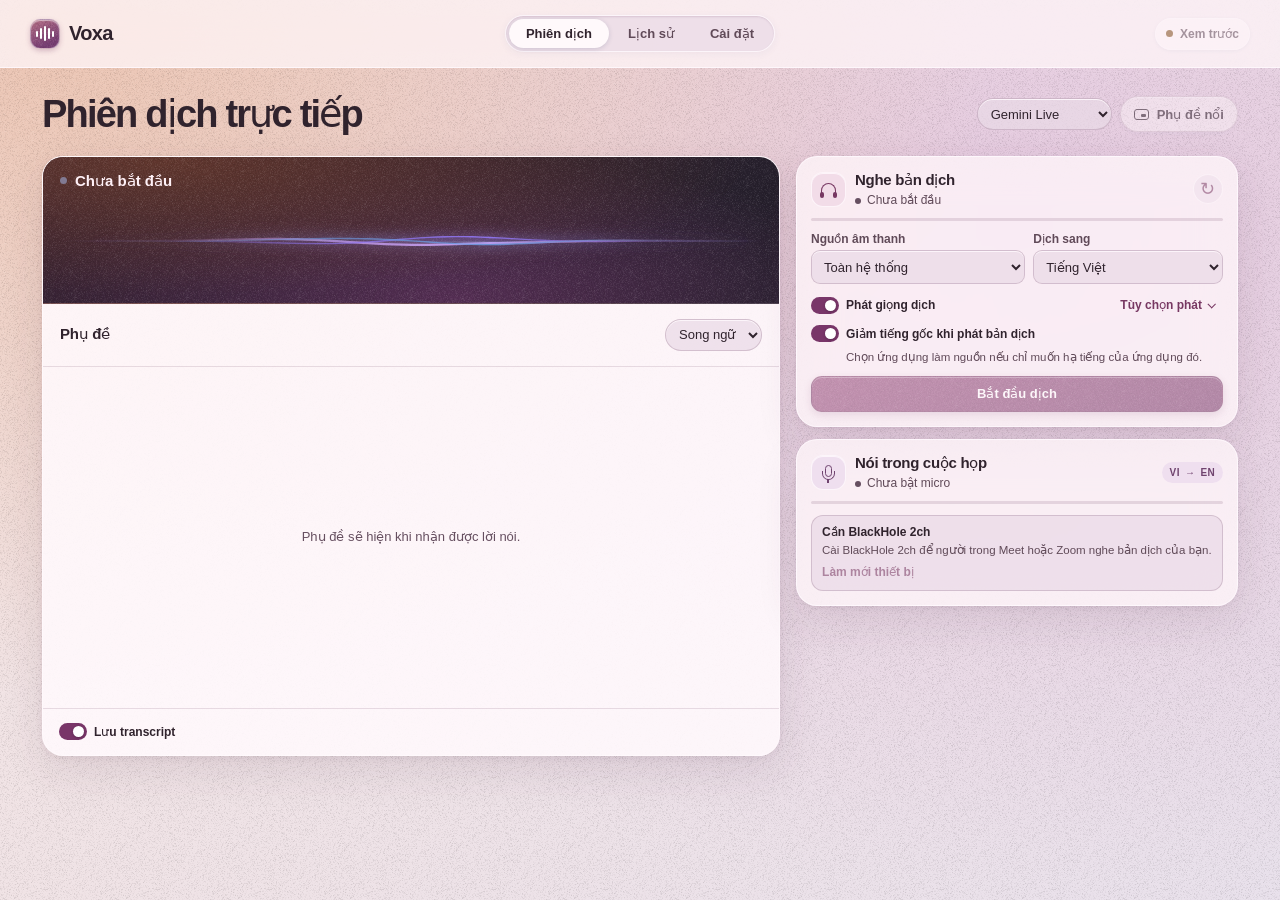
<file: ui/index.html>
<!doctype html>
<html lang="vi">
<head>
  <meta charset="utf-8">
  <meta name="viewport" content="width=device-width, initial-scale=1">
  <meta name="color-scheme" content="light dark">
  <title>Voxa</title>
  <link rel="icon" href="data:,">
  <link rel="stylesheet" href="style.css">
  <script src="voice.js" defer></script>
  <script src="app.js" defer></script>
</head>
<body class="studio">
  <header class="top" data-tauri-drag-region>
    <div class="brand" data-tauri-drag-region><span class="mark" aria-hidden="true"><i></i><i></i><i></i><i></i><i></i></span><strong>Voxa</strong></div>
    <nav class="segments" aria-label="Điều hướng chính">
      <button class="nav" data-view="live" aria-current="page">Phiên dịch</button>
      <button class="nav" data-view="history">Lịch sử</button>
      <button class="nav" data-view="settings">Cài đặt</button>
    </nav>
    <button id="key-status" class="key-status" data-key-settings type="button">Đang kiểm tra Gemini</button>
  </header>
  <main>
    <section id="live" class="view" aria-labelledby="live-title">
      <div class="title-row">
        <h1 id="live-title" tabindex="-1">Phiên dịch trực tiếp</h1>
        <div class="live-actions">
          <label class="compact"><span class="sr-only">Model dịch</span>
            <select id="speech-provider"><option value="gemini">Gemini Live</option><option value="soniox">Soniox · stt-rt-v6</option></select>
          </label>
          <button id="overlay" class="secondary overlay-action" aria-pressed="false"><span class="icon-window" aria-hidden="true"></span> Phụ đề nổi</button>
        </div>
      </div>
      <p id="message" class="message" role="status" hidden></p>
      <div class="workspace">
        <section class="captions" aria-labelledby="captions-title">
          <div class="voice-stage" id="voice-stage" data-mode="idle">
            <div class="voice-stage-top">
              <div class="voice-state" role="status"><span class="voice-dot" aria-hidden="true"></span><span id="voice-status">Chưa bắt đầu</span></div>
              <span id="voice-channel" class="voice-channel" hidden></span>
            </div>
            <canvas id="voice-canvas" class="voice-canvas" aria-hidden="true"></canvas>
            <div class="voice-stage-bottom" id="voice-actions" hidden>
              <button id="talk-press" class="hold" type="button" hidden disabled>
                <span class="lane-icon talk" aria-hidden="true"><i></i></span>
                <span id="talk-hold-label">Giữ để nói</span>
                <kbd>⌃ ⇧ Space</kbd>
              </button>
            </div>
          </div>
          <div class="panel-heading">
            <h2 id="captions-title">Phụ đề</h2>
            <label class="compact"><span class="sr-only">Nội dung phụ đề</span>
              <select id="caption-mode"><option value="both">Song ngữ</option><option value="translation">Bản dịch</option><option value="original">Lời gốc</option></select>
            </label>
          </div>
          <div id="lines" class="lines" role="log" aria-live="off" aria-label="Nội dung phụ đề">
            <div id="empty-caption" class="empty">
              <p id="empty-description">Phụ đề sẽ hiện khi nhận được lời nói.</p>
            </div>
          </div>
          <div class="panel-footer"><label class="switch"><input id="save-history" type="checkbox" checked> Lưu transcript</label></div>
        </section>
        <aside class="controls" aria-label="Điều khiển âm thanh">
          <section id="listen-card" class="control-card lane" aria-labelledby="listen-title">
            <div class="control-title">
              <span class="lane-icon listen" aria-hidden="true"><i></i></span>
              <div><h2 id="listen-title">Nghe bản dịch</h2><p id="listen-status" class="lane-status" role="status">Chưa bắt đầu</p></div>
              <button class="icon-button" id="refresh" type="button" aria-label="Làm mới thiết bị" title="Làm mới thiết bị">↻</button>
            </div>
            <meter id="listen-meter" min="0" max="1" value="0" aria-label="Mức tín hiệu tiếng hệ thống"></meter>
            <div class="field-row">
              <label>Nguồn âm thanh<select id="source"><option value="">Toàn hệ thống</option></select></label>
              <label>Dịch sang<select id="language"></select></label>
            </div>
            <div class="sound-row">
              <label class="switch"><input type="checkbox" id="listen-sound" checked> Phát giọng dịch</label>
              <button class="plain disclosure" id="playback-toggle" type="button" aria-expanded="false" aria-controls="playback-options">Tùy chọn phát <span aria-hidden="true"></span></button>
            </div>
            <div class="duck-option" data-mac-only>
              <label class="switch"><input type="checkbox" id="duck-original" aria-describedby="duck-help" checked> Giảm tiếng gốc khi phát bản dịch</label>
              <p class="hint" id="duck-help">Chọn ứng dụng làm nguồn nếu chỉ muốn hạ tiếng của ứng dụng đó.</p>
            </div>
            <div class="reveal" id="playback-options" hidden>
              <div class="field-row">
                <label>Phát qua<select id="speaker"><option value="">Mặc định hệ thống</option></select></label>
                <label>Giọng dịch<select id="listen-voice"><option value="">Trực tiếp · Độ trễ thấp</option><optgroup label="Gemini" id="listen-gemini"><option>Kore</option><option>Puck</option><option>Charon</option><option>Aoede</option><option>Zephyr</option></optgroup><optgroup label="VieNeu-TTS · Trên Mac" id="listen-local" hidden></optgroup></select></label>
              </div>
              <button class="plain" id="listen-preview" type="button" hidden>Nghe thử giọng</button>
              <button class="plain" id="test-listen-ducking" data-mac-only type="button" aria-describedby="duck-test-result">Thử giảm tiếng gốc</button>
              <p class="hint" id="duck-test-result" role="status" hidden></p>
              <p class="hint" id="listen-route" hidden></p>
              <p class="hint" id="listen-latency" role="status" hidden></p>
              <p class="hint" id="listen-health" hidden></p>
            </div>
            <p class="hint" id="listen-voice-mode" role="status" hidden></p>
            <button id="listen-toggle" class="primary full" type="button">Bắt đầu dịch</button>
          </section>
          <section id="talk-card" class="control-card lane" aria-labelledby="talk-title">
            <div class="control-title">
              <span class="lane-icon talk" aria-hidden="true"><i></i></span>
              <div><h2 id="talk-title">Nói trong cuộc họp</h2><p id="talk-status" class="lane-status" role="status">Chưa bật micro</p></div>
              <span class="direction" aria-label="Tiếng Việt sang tiếng Anh">VI <span aria-hidden="true">→</span> EN</span>
            </div>
            <meter id="talk-meter" min="0" max="1" value="0" aria-label="Mức tín hiệu micro"></meter>
            <div class="route-empty" id="route-empty">
              <strong id="route-state">Đang kiểm tra thiết bị</strong>
              <p id="route-help">Voxa dùng cáp âm thanh ảo để gửi tiếng Anh vào Meet hoặc Zoom.</p>
              <button class="plain" id="routing-refresh" type="button">Làm mới thiết bị</button>
            </div>
            <div id="talk-route" hidden>
              <p id="talk-device-summary" class="device-summary"></p>
              <p class="hint route-warning" id="route-warning" role="status" hidden></p>
              <p class="hint" id="talk-voice-mode" role="status" hidden></p>
              <button id="talk-toggle" class="primary full" type="button">Bật dịch micro</button>
              <details class="meeting-options" id="meeting-setup">
                <summary>Thiết lập micro cho Meet / Zoom</summary>
                <ol class="meeting-setup-steps">
                  <li>
                    <strong>Chọn micro và cáp</strong>
                    <div class="field-row">
                      <label>Micro của bạn<select id="microphone"><option value="">Mặc định hệ thống</option></select></label>
                      <label>Gửi qua<select id="blackhole"></select></label>
                    </div>
                    <label class="meeting-setting">Độ nhạy micro
                      <select id="mic-sensitivity">
                        <option value="sensitive">Nhạy · nói nhỏ</option>
                        <option value="balanced" selected>Cân bằng</option>
                        <option value="noisy">Lọc nền mạnh hơn</option>
                      </select>
                    </label>
                    <button class="secondary" id="test-microphone" type="button">Thử nhận giọng</button>
                    <p id="microphone-test-result" class="hint" role="status" hidden></p>
                  </li>
                  <li>
                    <strong>Nghe lại qua cáp</strong>
                    <p class="hint" id="loopback-help"></p>
                    <div class="meeting-tests">
                      <button class="secondary" id="test-loopback" type="button">Nghe lại BlackHole</button>
                      <button class="plain" id="test-blackhole" type="button">Gửi âm thử</button>
                    </div>
                    <p class="hint">Chọn loa nghe lại ở <button type="button" class="plain inline-action" id="choose-monitor">Tùy chọn phát</button>.</p>
                    <p id="meeting-test-result" class="hint" role="status" hidden></p>
                  </li>
                  <li>
                    <strong>Chọn micro trong Meet hoặc Zoom</strong>
                    <p class="hint" id="meeting-microphone-help"></p>
                  </li>
                </ol>
                <div id="talk-voices" class="field-row" hidden>
                  <label>Giọng tiếng Anh<select id="talk-voice"><option value="">Trực tiếp · Gemini</option><optgroup label="VieNeu-TTS · Trên Mac" id="talk-local"></optgroup></select></label>
                  <button class="plain" id="talk-preview" type="button" hidden>Nghe thử giọng</button>
                </div>
                <label class="switch"><input id="quiet-listen" type="checkbox" checked> Tạm tắt tiếng chiều nghe trong lượt nói</label>
              </details>
              <details class="meeting-options meeting-diagnostics" id="meeting-diagnostics">
                <summary>Độ trễ lượt nói</summary>
                <div class="latency" aria-labelledby="latency-title">
                  <h3 id="latency-title">Thả phím đến lúc phát</h3>
                  <dl>
                    <div><dt>Gemini · Trực tiếp</dt><dd id="latency-gemini" aria-label="Chưa có số đo">—</dd></div>
                    <div><dt>Soniox · Adrian</dt><dd id="latency-soniox" aria-label="Chưa có số đo">—</dd></div>
                    <div><dt>VieNeu-TTS</dt><dd id="latency-vieneu" aria-label="Chưa có số đo">—</dd></div>
                  </dl>
                  <p id="latency-breakdown" class="hint" hidden></p>
                  <p class="hint" id="latency-location"></p>
                  <span id="latency-announcement" class="sr-only" role="status"></span>
                </div>
              </details>
            </div>
          </section>
        </aside>
      </div>
    </section>
    <section id="history" class="view" hidden aria-labelledby="history-title">
      <div class="title-row"><div><h1 id="history-title" tabindex="-1">Lịch sử</h1><p>Transcript đã lưu trên máy.</p></div><button class="secondary" id="reload-history">Làm mới</button></div>
      <p id="history-message" class="message" role="status" hidden></p>
      <div class="history-layout">
        <div>
          <ul id="history-list" class="history-list" aria-label="Phiên đã lưu"></ul>
          <button class="plain full" id="history-more" type="button" hidden>Xem phiên cũ hơn</button>
        </div>
        <section class="history-detail">
          <div class="panel-heading"><h2 id="history-session-title">Chọn một phiên</h2></div>
          <div id="history-actions" class="history-actions" hidden>
            <label class="compact"><span class="sr-only">Định dạng xuất</span><select id="format"><option value="txt">TXT</option><option value="srt">SRT · Thời gian phiên Voxa</option><option value="md">Markdown</option></select></label>
            <button class="secondary" id="export">Xuất transcript</button>
            <button class="secondary" id="summarize">Tóm tắt cuộc họp</button>
            <button class="plain danger" id="delete">Xóa</button>
          </div>
          <pre id="summary" class="summary" hidden></pre>
          <div id="history-lines" class="history-lines"></div>
        </section>
      </div>
    </section>
    <dialog id="history-delete-dialog" class="history-delete-dialog" aria-labelledby="history-delete-title" aria-describedby="history-delete-description">
      <form method="dialog">
        <h2 id="history-delete-title">Xóa phiên đã lưu?</h2>
        <p id="history-delete-preview" class="history-delete-preview"></p>
        <p id="history-delete-description">Transcript của phiên này sẽ bị xóa khỏi máy.</p>
        <div class="history-delete-actions">
          <button class="secondary" value="cancel" autofocus>Hủy</button>
          <button class="secondary danger" value="delete">Xóa phiên</button>
        </div>
      </form>
    </dialog>
    <section id="settings" class="view" hidden aria-labelledby="settings-title">
      <div class="title-row"><div><h1 id="settings-title" tabindex="-1">Cài đặt</h1><p>Giọng dịch, kết nối Gemini và trợ lý.</p></div></div>
      <p id="settings-message" class="message" role="status" hidden></p>
      <div class="settings-grid">
        <section class="control-card settings-card vieneu-card" data-mac-only aria-labelledby="vieneu-title">
          <div class="vieneu-heading">
            <div><h2 id="vieneu-title">VieNeu-TTS</h2><p id="vieneu-status" role="status">Đang kiểm tra bộ giọng trên Mac…</p></div>
            <button class="secondary" id="vieneu-refresh" type="button">Làm mới giọng</button>
          </div>
          <p id="vieneu-missing" hidden>Chạy <code>./scripts/install-vieneu.sh</code> từ thư mục dự án, rồi bấm Làm mới giọng.</p>
          <div id="vieneu-settings" class="vieneu-settings" hidden>
            <div class="vieneu-lane">
              <h3>Nghe bản dịch</h3>
              <label>Dịch sang
                <select id="vieneu-language">
                  <option value="" disabled>Chọn ngôn ngữ</option>
                  <option value="vi">Tiếng Việt</option>
                  <option value="en">Tiếng Anh</option>
                </select>
              </label>
              <label>Giọng chiều nghe<select id="vieneu-listen"></select></label>
              <button class="secondary" id="vieneu-listen-preview" type="button">Nghe thử</button>
            </div>
            <div class="vieneu-lane">
              <h3>Nói trong cuộc họp</h3>
              <label>Giọng tiếng Anh<select id="vieneu-talk"></select></label>
              <button class="secondary" id="vieneu-talk-preview" type="button">Nghe thử</button>
            </div>
          </div>
          <p id="vieneu-preview-result" role="status" hidden></p>
        </section>
        <section class="control-card settings-card">
          <h2>Gemini API</h2>
          <p>Key được giữ trong kho bảo mật của hệ điều hành. Gemini nhận âm thanh để dịch và nhận transcript khi bạn yêu cầu tóm tắt.</p>
          <form id="key-form">
            <label>Gemini API key<input type="password" id="key" required autocomplete="off" spellcheck="false" placeholder="Dán key của bạn"></label>
            <div class="group"><button class="primary" type="submit">Lưu API key</button><button class="plain danger" id="forget-key" type="button">Xóa key</button></div>
          </form>
          <button class="secondary" id="check-gemini" type="button">Kiểm tra kết nối Live</button>
        </section>
        <section class="control-card settings-card">
          <h2>Soniox API</h2>
          <p>Nhập key từ Soniox Console cho phụ đề và giọng dịch. Voxa giữ key trong kho bảo mật của hệ điều hành.</p>
          <form id="soniox-key-form">
            <label>Soniox API key<input type="password" id="soniox-key" required autocomplete="off" spellcheck="false" placeholder="Dán key của bạn"></label>
            <div class="group"><button class="primary" type="submit">Lưu key Soniox</button><button class="plain danger" id="forget-soniox" type="button">Xóa key</button></div>
          </form>
          <button class="secondary" id="check-soniox" type="button">Kiểm tra kết nối Soniox</button>
        </section>
        <section class="control-card settings-card">
          <h2>Trợ lý giọng nói</h2>
          <p id="assistant-status" role="status">Phản hồi qua loa hoặc tai nghe đã chọn ở Phiên dịch.</p>
          <button id="assistant-toggle" class="secondary full">Bật trợ lý</button>
          <button id="assistant-press" class="hold full" disabled>Giữ để nói với trợ lý</button>
          <div id="assistant-lines" class="assistant-lines" aria-live="polite"></div>
        </section>
      </div>
    </section>
  </main>
</body>
</html>
</file>
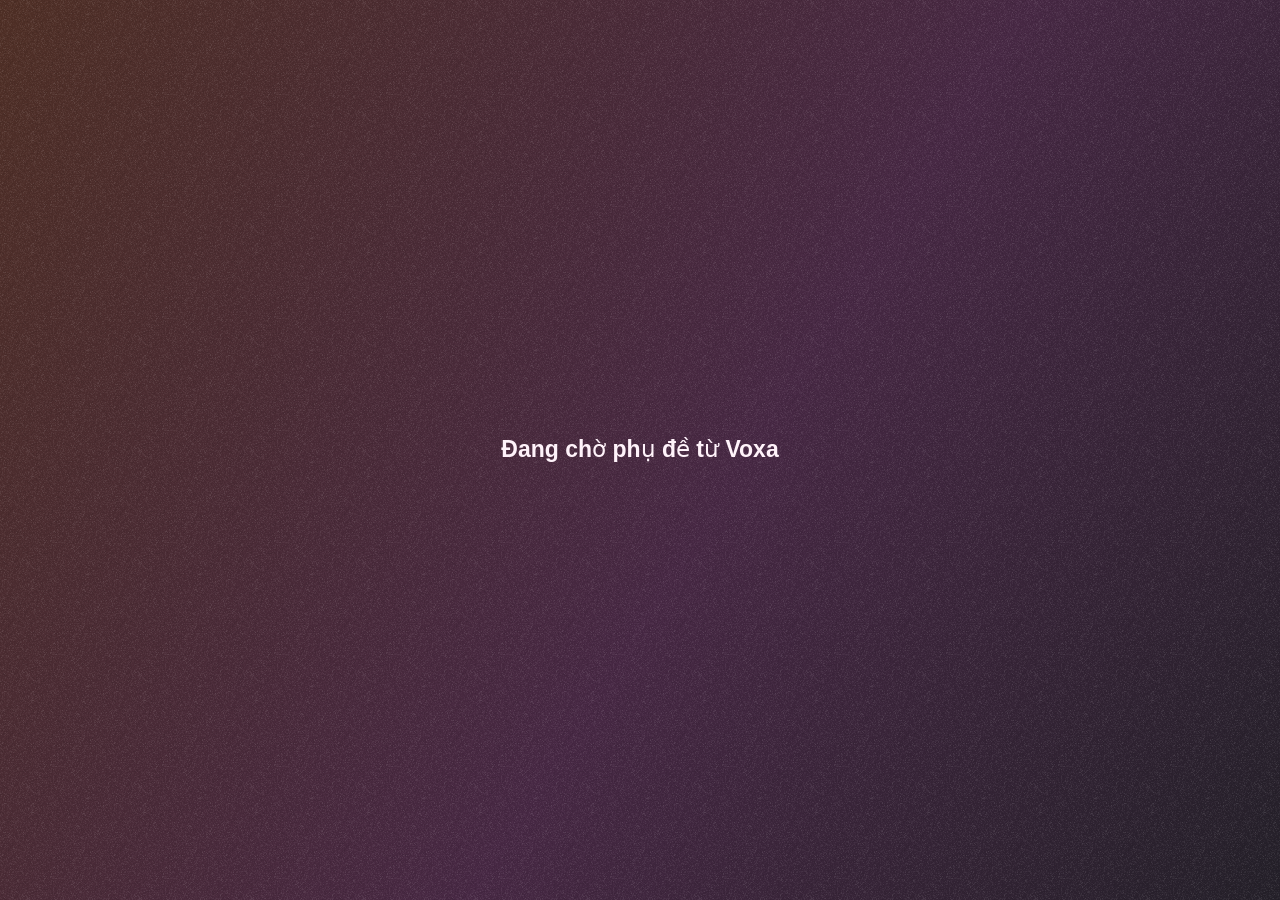
<file: ui/captions.html>
<!doctype html>
<html lang="vi">
<head>
  <meta charset="utf-8">
  <meta name="viewport" content="width=device-width, initial-scale=1">
  <title>Phụ đề Voxa</title>
  <link rel="stylesheet" href="style.css">
  <script src="captions.js" defer></script>
</head>
<body class="overlay">
  <div class="overlay-lines" role="log" aria-live="off">
    <p id="overlay-original"></p>
    <p id="overlay-translation">Đang chờ phụ đề từ Voxa</p>
  </div>
</body>
</html>
</file>
<file: ui/style.css>
:root {
  font-family: -apple-system, BlinkMacSystemFont, "Helvetica Neue", sans-serif;
  color-scheme: light dark;
  font-synthesis: none;
  color: var(--ink);
  background: var(--base);
  --grain: url("grain.png");
  --ink: #30232d;
  --muted: #604a58;
  --quiet: #664f60;
  --base: #eee3e9;
  --glass: rgb(255 247 250 / 77%);
  --surface: rgb(255 249 252 / 90%);
  --rim: rgb(255 250 253 / 84%);
  --edge: rgb(99 57 88 / 20%);
  --line: rgb(99 57 88 / 15%);
  --field: rgb(234 219 231 / 73%);
  --field-solid: #f5eaf1;
  --hover: rgb(150 78 121 / 11%);
  --active: #fff9fb;
  --accent: #773862;
  --accent-fill: #793669;
  --accent-bright: #944677;
  --accent-tint: #f2dce8;
  --violet: #70446f;
  --violet-tint: #efdfef;
  --green: #17684d;
  --amber: #82501e;
  --danger: #9b3d4c;
  --alert: #f7e8d9;
  --alert-ink: #75491f;
  --shadow: 0 15px 42px rgb(76 40 64 / 11%), 0 2px 6px rgb(63 32 50 / 6%);
  --chrome: rgb(253 244 247 / 80%);
  --wallpaper: radial-gradient(ellipse at 4% 4%, #ebc4b2, transparent 54%),
               radial-gradient(ellipse at 79% 25%, #e4c8de, transparent 69%),
               linear-gradient(125deg, #f4e4e2, #e8e0eb);
}

@media (prefers-color-scheme: dark) {
  :root {
    --ink: #faf3f6;
    --muted: #d1bdc8;
    --quiet: #c3aeba;
    --base: #2c242c;
    --glass: rgb(39 29 37 / 86%);
    --surface: #281f28;
    --rim: rgb(249 215 233 / 16%);
    --edge: rgb(235 194 218 / 20%);
    --line: rgb(235 194 218 / 14%);
    --field: rgb(224 172 201 / 12%);
    --field-solid: #433340;
    --hover: rgb(226 161 197 / 16%);
    --active: #50364b;
    --accent: #f2bdde;
    --accent-fill: #793669;
    --accent-bright: #984c7c;
    --accent-tint: #472b40;
    --violet: #e8c4eb;
    --violet-tint: #48324c;
    --green: #8edabc;
    --amber: #ffcc97;
    --danger: #ffadb8;
    --alert: #49352b;
    --alert-ink: #ffdab6;
    --shadow: 0 12px 36px rgb(20 9 15 / 27%);
    --chrome: rgb(39 28 36 / 90%);
    --wallpaper: radial-gradient(ellipse at 0% 8%, #563325, transparent 54%),
                 radial-gradient(ellipse at 63% 20%, #502c48, transparent 70%),
                 linear-gradient(124deg, #3a2830, #2b262e);
  }
}

*, *::before, *::after { box-sizing: border-box; }
[hidden] { display: none !important; }
body { margin: 0; min-width: 320px; }
button, input, select { font: inherit; color: inherit; }
button { cursor: pointer; }
button:disabled { opacity: .55; cursor: not-allowed; }
button:focus-visible, select:focus-visible, input:focus-visible, [tabindex="0"]:focus-visible {
  outline: 2px solid var(--accent);
  outline-offset: 3px;
}
h1, h2, p { margin: 0; }
h1:focus { outline: none; }
.sr-only { position: absolute; width: 1px; height: 1px; padding: 0; margin: -1px; overflow: hidden; clip: rect(0,0,0,0); white-space: nowrap; border: 0; }

.studio { min-height: 100vh; min-height: 100dvh; background: var(--grain), var(--wallpaper); background-attachment: fixed; }
.top {
  position: sticky;
  top: 0;
  z-index: 2;
  min-height: 68px;
  padding: 10px clamp(16px, 3vw, 30px);
  display: grid;
  grid-template-columns: minmax(0, 1fr) auto minmax(0, 1fr);
  align-items: center;
  gap: 12px;
  border-bottom: 1px solid var(--rim);
  background: var(--chrome);
  -webkit-backdrop-filter: blur(24px) saturate(135%);
  backdrop-filter: blur(24px) saturate(135%);
  user-select: none;
}
.native-window .top { padding-left: 102px; }
.brand { display: flex; align-items: center; gap: 9px; font-size: 20px; letter-spacing: -.65px; font-weight: 700; }
.mark {
  width: 30px; height: 30px; flex: 0 0 30px; display: inline-flex; align-items: center; justify-content: center; gap: 2px;
  background: var(--grain), linear-gradient(155deg, #b46e84, #773e73 78%);
  border: 1px solid rgb(255 255 255 / 47%); border-radius: 10px;
  box-shadow: inset 0 1px 1px rgb(255 255 255 / 52%), 0 2px 5px rgb(110 48 90 / 26%);
  pointer-events: none;
}
.brand strong { pointer-events: none; }
.mark i { width: 2px; height: 6px; border-radius: 4px; background: white; }
.mark i:nth-child(2), .mark i:nth-child(4) { height: 11px; }
.mark i:nth-child(3) { height: 15px; }

.segments {
  display: flex; gap: 2px; padding: 3px; width: max-content;
  border: 1px solid var(--rim); border-radius: 100px;
  background: var(--field);
  box-shadow: inset 0 1px 2px var(--line), 0 2px 8px rgb(37 58 111 / 5%);
}
.nav, .plain {
  border: 0; background: transparent; padding: 6px 9px; border-radius: 8px;
  color: var(--accent); font-size: 12px; font-weight: 650;
}
.nav { padding: 7px 17px; border-radius: 100px; color: var(--muted); font-size: 13px; white-space: nowrap; }
.nav:hover, .plain:hover { background-color: var(--hover); }
.nav[aria-current="page"] { background: var(--active); color: var(--ink); box-shadow: 0 1px 5px rgb(18 39 80 / 16%); }
.key-status {
  justify-self: end; min-height: 32px; display: flex; align-items: center; gap: 7px; padding: 6px 10px; white-space: nowrap;
  border: 1px solid var(--rim); border-radius: 100px; background: var(--glass); color: var(--muted); font-size: 12px; font-weight: 650;
  box-shadow: 0 1px 4px rgb(24 46 85 / 8%);
}
.key-status:not(:disabled):hover { color: var(--ink); background-color: var(--active); }
.key-status::before { content: ""; width: 7px; height: 7px; flex: 0 0 7px; border-radius: 50%; background: var(--amber); }
.key-status[data-ready="true"]::before { background: var(--green); }

main { max-width: 1260px; margin: 0 auto; padding: 25px clamp(16px, 3vw, 32px) 28px; }
.title-row { display: flex; justify-content: space-between; align-items: center; gap: 16px; margin: 0 0 20px; }
h1 { font-size: clamp(25px, 4vw, 38px); font-weight: 740; letter-spacing: -.047em; line-height: 1.12; }
h2 { font-size: 15px; letter-spacing: -.02em; line-height: 1.23; }
.live-actions { display: flex; flex-wrap: wrap; align-items: center; justify-content: flex-end; gap: 8px; }
.title-row p { color: var(--muted); margin-top: 6px; font-size: 13px; line-height: 1.45; overflow-wrap: anywhere; }
.meeting-tests { display: flex; flex-wrap: wrap; gap: 6px; }
.meeting-tests .secondary { font-size: 11.5px; padding: 6px 9px; min-height: 28px; }
.meeting-options { border-top: 1px solid var(--line); margin-top: 10px; padding-top: 9px; }
.meeting-options summary { cursor: pointer; font-size: 12px; font-weight: 650; color: var(--ink); }
.meeting-options[open] summary { margin-bottom: 12px; }
.meeting-options .hint { margin-top: 8px; }
.meeting-options .meeting-setting { margin-top: 9px; }
.device-summary { color: var(--muted); font-size: 12px; overflow-wrap: anywhere; margin: 0 0 9px; }
.meeting-setting { display: grid; grid-template-columns: 1fr minmax(0, 1.25fr); align-items: center; gap: 8px; margin-bottom: 8px; color: var(--muted); font-size: 12px; }
.route-warning { color: var(--amber); margin-bottom: 8px; }
.inline-action { padding: 0; font-size: inherit; }
.latency { margin-top: 12px; padding-top: 10px; border-top: 1px solid var(--line); }
.latency h3 { margin: 0 0 7px; font-size: 12px; font-weight: 650; }
.latency dl { margin: 0; display: grid; gap: 5px; font-size: 12px; }
.latency dl div { display: flex; justify-content: space-between; gap: 8px; }
.latency dt { color: var(--muted); }
.latency dd { margin: 0; font-variant-numeric: tabular-nums; white-space: nowrap; }
#check-gemini, #check-soniox { margin-top: 8px; }
.primary, .secondary, .hold {
  min-height: 36px; padding: 7px 13px; border-radius: 11px; font-size: 13px; font-weight: 690;
  transition: background-color .15s, box-shadow .15s, color .15s;
}
.primary {
  background: var(--grain), linear-gradient(145deg, var(--accent-bright), var(--accent-fill));
  color: white; border: 1px solid rgb(80 34 68 / 26%);
  box-shadow: inset 0 1px 0 rgb(255 255 255 / 31%), 0 3px 9px rgb(104 46 87 / 24%);
}
.primary:hover:not(:disabled) { box-shadow: inset 0 1px 0 rgb(255 255 255 / 35%), 0 4px 14px rgb(104 46 87 / 36%); }
.primary[data-stop="true"] { background: var(--accent-tint); color: var(--accent); border-color: var(--edge); box-shadow: inset 0 1px 0 var(--rim); }
.secondary { background-color: var(--glass); border: 1px solid var(--edge); box-shadow: inset 0 1px 0 var(--rim), 0 2px 6px rgb(23 49 97 / 6%); }
.secondary:hover:not(:disabled), .secondary[aria-pressed="true"] { background-color: var(--accent-tint); color: var(--accent); }
.full { display: block; width: 100%; }
.overlay-action { display: inline-flex; align-items: center; gap: 8px; white-space: nowrap; border-radius: 100px; padding-inline: 13px; }
.icon-window { display: inline-block; width: 15px; height: 11px; border: 1.5px solid currentColor; border-radius: 3px; position: relative; flex: 0 0 auto; }
.icon-window::after { content: ""; position: absolute; inset: auto 2px 2px auto; width: 5px; height: 3px; border-radius: 1px; background: currentColor; }
.message {
  color: var(--alert-ink); background: var(--alert); border: 1px solid var(--edge);
  border-radius: 12px; padding: 8px 12px; margin-bottom: 12px; font-size: 13px; line-height: 1.4;
}

.workspace { display: grid; grid-template-columns: minmax(0, 1.67fr) minmax(280px, 1fr); gap: 16px; align-items: start; }
.captions, .control-card, .history-detail, .history-list {
  background: var(--glass); border: 1px solid var(--rim); border-radius: 21px; min-width: 0; box-shadow: var(--shadow);
}
.captions, .history-detail { background: var(--surface); }
.control-card, .history-list {
  -webkit-backdrop-filter: blur(20px) saturate(125%);
  backdrop-filter: blur(20px) saturate(125%);
}
.captions { display: flex; flex-direction: column; min-height: clamp(380px, calc(100vh - 170px), 600px); overflow: hidden; }
.panel-heading { display: flex; justify-content: space-between; align-items: center; gap: 8px; padding: 15px 17px; border-bottom: 1px solid var(--line); }
.panel-heading p, .control-title p { margin-top: 3px; color: var(--muted); font-size: 12px; line-height: 1.35; overflow-wrap: anywhere; }
select, input[type="password"] {
  display: block; width: 100%; max-width: 100%; min-height: 34px; padding: 5px 8px;
  border: 1px solid var(--edge); border-radius: 9px; background: var(--field);
  color: var(--ink); box-shadow: inset 0 1px 0 var(--rim); font-size: 13px; text-overflow: ellipsis;
}
select option { background: var(--field-solid); color: var(--ink); }
.compact select { width: auto; min-height: 32px; border-radius: 100px; padding-inline: 9px; }
.lines { flex: 1 1 0; min-height: 154px; max-height: max(180px, calc(100vh - 362px)); overflow-y: auto; padding: 0 17px; scrollbar-color: var(--edge) transparent; }
.voice-stage {
  display: grid;
  grid-template-rows: auto minmax(78px, 1fr) auto;
  min-height: 146px;
  padding: 15px 17px 9px;
  color: #fff1f7;
  background: var(--grain),
              radial-gradient(ellipse at 16% 3%, #61372e, transparent 67%),
              radial-gradient(ellipse at 56% 96%, #552f54, transparent 72%),
              linear-gradient(130deg, #3b2435, #24202c);
  border-bottom: 1px solid rgb(235 194 218 / 20%);
}
.voice-stage-top { display: flex; align-items: center; justify-content: space-between; gap: 10px; }
.voice-state { display: flex; align-items: center; gap: 8px; font-size: 15px; font-weight: 675; }
.voice-dot {
  width: 7px; height: 7px; flex: 0 0 7px; border-radius: 50%; background: #817a92;
}
.voice-stage[data-mode="input"] .voice-dot { background: #f6a4d8; box-shadow: 0 0 10px #f6a4d88c; }
.voice-stage[data-mode="work"] .voice-dot { background: #b69afb; }
.voice-stage[data-mode="output"] .voice-dot { background: #8de2ff; box-shadow: 0 0 10px #8de2ff8c; }
.voice-channel { color: #ebd5e5; font-size: 11px; padding: 4px 8px; border: 1px solid rgb(213 191 255 / 20%); border-radius: 99px; }
.voice-canvas { display: block; width: 100%; min-width: 0; height: 104px; }
.voice-stage-bottom { display: flex; justify-content: center; padding-bottom: 5px; }
.voice-stage .hold {
  display: inline-flex; align-items: center; justify-content: center; gap: 9px;
  margin: 0; padding: 4px 14px 4px 6px; border-radius: 100px; color: #f9f3ff;
  border: 1px solid rgb(222 200 255 / 32%); background: #513046;
}
.voice-stage .hold:not(:disabled):hover { background: #68415b; }
.voice-stage .hold[data-pressed="true"] { background: #5b3260; border-color: #e4a1e3; }
.voice-stage .hold:disabled { opacity: 1; background: #352530; color: #dbbfce; }
.voice-stage .hold .lane-icon { width: 29px; height: 29px; border-radius: 50%; color: #f3d8ff; background: #70425f; }
.voice-stage .hold kbd { padding: 3px 6px; margin: 0; border-radius: 5px; background: rgb(238 218 255 / 12%); }
.empty { min-height: 148px; height: 100%; display: grid; place-content: center; text-align: center; padding: 22px 12px; }
.empty p { color: var(--quiet); font-size: 13px; line-height: 1.5; }
.line { padding: 13px 0; border-bottom: 1px solid var(--line); overflow-wrap: anywhere; }
.line:last-child { border-bottom: 0; }
.line small { display: block; color: var(--muted); font-size: 11px; margin-bottom: 4px; }
.line p { font-size: 14px; line-height: 1.5; }
.line.translation p { font-size: 17px; font-weight: 650; }
.line.partial p { color: var(--muted); }
.line.talk small { color: var(--violet); }
.panel-footer { display: flex; align-items: center; min-height: 47px; padding: 8px 16px; border-top: 1px solid var(--line); }

.controls { min-width: 0; display: grid; gap: 12px; align-content: start; }
.control-card { padding: 14px; }
.control-title { display: grid; grid-template-columns: auto minmax(0, 1fr) auto; align-items: center; gap: 9px; }
.lane-icon {
  position: relative; width: 35px; height: 35px; display: grid; place-items: center;
  border-radius: 12px; border: 1px solid var(--rim); box-shadow: inset 0 1px 0 var(--rim);
}
.lane-icon.listen { background: var(--accent-tint); color: var(--accent); }
.lane-icon.listen i { width: 15px; height: 13px; border: 1.7px solid; border-bottom: 0; border-radius: 8px 8px 0 0; position: relative; }
.lane-icon.listen i::before, .lane-icon.listen i::after { content: ""; width: 4px; height: 6px; position: absolute; bottom: -2px; border-radius: 2px; background: currentColor; }
.lane-icon.listen i::before { left: -2px; }
.lane-icon.listen i::after { right: -2px; }
.lane-icon.talk { background: var(--violet-tint); color: var(--violet); }
.lane-icon.talk i { width: 7px; height: 12px; border: 1.6px solid; border-radius: 5px; position: relative; margin-top: -4px; }
.lane-icon.talk i::before { content: ""; position: absolute; left: -4px; right: -4px; bottom: -4px; height: 9px; border: 1.5px solid; border-top: 0; border-radius: 0 0 8px 8px; }
.lane-icon.talk i::after { content: ""; position: absolute; width: 1.5px; height: 4px; background: currentColor; bottom: -7px; left: 1px; }
.icon-button {
  display: grid; place-items: center; width: 30px; height: 30px; padding: 0; font-size: 18px; line-height: 1; font-weight: 620;
  background: var(--field); border: 1px solid var(--rim); border-radius: 50%; color: var(--accent);
}
.icon-button:hover { background: var(--accent-tint); }
.lane-status { display: flex; align-items: baseline; gap: 6px; }
.lane-status::before { content: ""; display: inline-block; width: 6px; height: 6px; flex: 0 0 6px; border-radius: 50%; background: var(--quiet); }
.lane[data-state="translating"] .lane-status::before, .lane[data-state="listening"] .lane-status::before,
.lane[data-state="ready"] .lane-status::before, .lane[data-state="speaking"] .lane-status::before,
.lane[data-state="waiting_speech"] .lane-status::before, .lane[data-state="replying"] .lane-status::before,
.lane[data-state="playing_reply"] .lane-status::before { background: var(--green); }
.lane[data-state="error"] .lane-status::before, .lane[data-state="no_signal"] .lane-status::before { background: var(--amber); }
.direction { padding: 4px 8px; border-radius: 100px; background: var(--violet-tint); color: var(--violet); font-size: 10px; line-height: 1.3; font-weight: 730; white-space: nowrap; letter-spacing: .035em; }
.direction span { margin-inline: 2px; }

meter { display: block; width: 100%; height: 6px; margin: 8px 0 10px; }
meter::-webkit-meter-bar { background: var(--line); border: 0; border-radius: 6px; }
meter::-webkit-meter-optimum-value { background: var(--accent-bright); border-radius: 6px; transition: width .1s linear; }
#talk-meter::-webkit-meter-optimum-value { background: var(--violet); }
.field-row { display: grid; grid-template-columns: minmax(0, 1.13fr) minmax(0, 1fr); gap: 8px; margin: 0 0 8px; }
.field-row label, .settings-card label:not(.switch) { min-width: 0; color: var(--muted); font-size: 12px; font-weight: 650; }
.field-row select, .settings-card input { margin-top: 4px; font-weight: 480; }
.sound-row { display: flex; align-items: center; justify-content: space-between; gap: 5px; margin: 1px 0 7px; }
.duck-option { margin: 4px 0 10px; }
.duck-option .hint { margin: 3px 0 0 35px; }
.switch { display: inline-flex; align-items: center; gap: 7px; color: var(--ink); font-size: 12px; font-weight: 570; }
.switch input {
  flex: 0 0 28px; margin: 0; appearance: none; width: 28px; height: 17px; position: relative;
  border: 1px solid var(--edge); border-radius: 100px; background: var(--field-solid);
  cursor: pointer;
}
.switch input::after {
  content: ""; position: absolute; top: 2px; left: 2px; width: 11px; height: 11px; border-radius: 50%; background: white;
  box-shadow: 0 1px 3px rgb(0 0 0 / 24%); transition: transform .16s ease;
}
.switch input:checked { background: var(--accent-fill); border-color: transparent; }
.switch input:checked::after { transform: translateX(11px); }
.switch input:disabled { opacity: .6; cursor: not-allowed; }
.disclosure { display: inline-flex; align-items: center; gap: 6px; white-space: nowrap; }
.disclosure span {
  width: 6px; height: 6px; border-right: 1.4px solid; border-bottom: 1.4px solid;
  transform: rotate(45deg) translateY(-1px); transition: transform .15s;
}
.disclosure[aria-expanded="true"] span { transform: rotate(225deg) translate(-1px, -1px); }
.reveal { border-top: 1px solid var(--line); padding-top: 8px; }
.route-empty { padding: 9px 10px 5px; border: 1px solid var(--edge); border-radius: 12px; background: var(--field); }
.route-empty strong { display: block; font-size: 12px; margin-bottom: 3px; }
.route-empty p, .hint { color: var(--muted); font-size: 11.5px; line-height: 1.45; }
.route-empty .plain { padding-inline: 0; }
.hold { margin-top: 6px; border: 1px solid var(--edge); background: var(--violet-tint); color: var(--violet); user-select: none; touch-action: none; }
.hold[data-pressed="true"] { background: #6548ab; color: white; }
kbd { font-size: 11px; font-family: inherit; margin-left: 5px; font-weight: 560; }

.history-layout { display: grid; grid-template-columns: minmax(190px, 1fr) minmax(0, 2fr); gap: 14px; }
.history-list { list-style: none; padding: 7px; margin: 0; align-self: start; }
.history-row { display: grid; grid-template-columns: minmax(0, 1fr) auto; align-items: start; gap: 2px; }
.history-row button { background: transparent; border: 0; border-radius: 11px; }
.history-row button:hover, .history-select[aria-current="true"] { background: var(--hover); }
.history-select { min-width: 0; text-align: left; padding: 10px; }
.history-delete { min-height: 32px; padding: 4px 9px; margin-top: 5px; font-size: 12px; font-weight: 650; }
.history-list strong, .history-list small { display: block; font-size: 12px; overflow-wrap: anywhere; }
.history-list small { color: var(--muted); margin-top: 4px; }
.history-list .placeholder { color: var(--muted); font-size: 13px; padding: 10px; }
.history-detail { min-height: 350px; }
.history-actions { display: flex; gap: 7px; flex-wrap: wrap; padding: 10px 15px; }
.history-lines, .assistant-lines { padding: 0 15px; }
.history-lines { max-height: 55vh; overflow: auto; }
.summary { background: var(--field); color: var(--ink); margin: 4px 14px; padding: 14px; border-radius: 13px; font: inherit; font-size: 13px; white-space: pre-wrap; overflow-wrap: anywhere; max-height: 45vh; overflow: auto; }
.danger { color: var(--danger); }
.danger:hover:not(:disabled) { color: var(--danger); }
.history-delete-dialog {
  width: min(370px, calc(100vw - 32px)); padding: 20px; border: 1px solid var(--rim);
  border-radius: 20px; background: var(--surface); color: var(--ink); box-shadow: var(--shadow);
}
.history-delete-dialog::backdrop { background: rgb(27 12 23 / 50%); }
.history-delete-dialog p { margin-top: 9px; font-size: 13px; overflow-wrap: anywhere; }
.history-delete-preview { font-weight: 650; }
#history-delete-description { color: var(--muted); }
.history-delete-actions { display: flex; justify-content: flex-end; flex-wrap: wrap; gap: 7px; margin-top: 16px; }
.settings-grid { display: grid; grid-template-columns: repeat(2, minmax(0, 1fr)); align-items: start; gap: 14px; }
.settings-card { padding: 19px; }
.settings-card p { font-size: 13px; line-height: 1.5; color: var(--muted); margin: 8px 0 12px; }
.settings-card .group { margin-top: 12px; display: flex; gap: 8px; }
.vieneu-card { grid-column: 1 / -1; }
.vieneu-heading { display: flex; align-items: start; justify-content: space-between; gap: 12px; }
.vieneu-heading p { margin-bottom: 0; }
.vieneu-heading button { flex-shrink: 0; }
.vieneu-settings { display: grid; grid-template-columns: repeat(2, minmax(0, 1fr)); gap: 12px; margin-top: 15px; }
.vieneu-lane { display: flex; flex-direction: column; align-items: start; gap: 9px; padding: 13px; background: var(--field); border: 1px solid var(--edge); border-radius: 12px; }
.vieneu-lane h3 { font-size: 13px; margin: 0; color: var(--ink); }
.vieneu-lane label { width: 100%; }
.vieneu-lane select { margin-top: 3px; }
.vieneu-lane button { margin-top: auto; }
.assistant-lines { max-height: 44vh; overflow: auto; margin-top: 10px; }

.overlay {
  color-scheme: dark; color: #fff3fa; min-height: 100vh; display: grid; align-content: center; text-align: center;
  background: var(--grain), linear-gradient(122deg, #503026, #482945 56%, #25212a);
}
.overlay-lines { padding: 12px 20px; }
.overlay p { overflow-wrap: anywhere; line-height: 1.35; display: -webkit-box; -webkit-line-clamp: 2; -webkit-box-orient: vertical; overflow: hidden; }
#overlay-original { color: #e8cbdc; font-size: 14px; margin-bottom: 4px; }
#overlay-original:empty { margin-bottom: 0; }
#overlay-translation { font-size: clamp(16px, 3.5vw, 23px); font-weight: 660; }

@media (max-width: 740px) {
  .nav { padding-inline: 11px; }
  .native-window .top { padding-left: 87px; }
}

@media (max-width: 680px) {
  .top { gap: 7px; min-height: 62px; padding-inline: 13px; }
  main { padding-top: 19px; }
  .brand { gap: 6px; font-size: 17px; }
  .brand .mark { width: 25px; height: 25px; flex-basis: 25px; border-radius: 8px; }
  .native-window .brand strong { display: none; }
  .workspace { grid-template-columns: minmax(0, 1fr) minmax(260px, 1fr); }
}

@media (max-width: 580px) {
  .workspace, .settings-grid, .history-layout, .vieneu-settings { grid-template-columns: 1fr; }
  .captions { min-height: 276px; }
  .lines { min-height: 170px; max-height: 260px; }
  .empty { min-height: 170px; padding-block: 14px; }
  .voice-canvas { height: 83px; }
}

@media (max-width: 420px) {
  .top { grid-template-columns: minmax(55px, 1fr) auto; }
  .key-status { grid-column: 1 / -1; justify-self: start; }
  .title-row { align-items: start; gap: 7px; }
  .overlay-action { padding-inline: 9px; font-size: 11px; }
  .live-actions { display: flex; flex-wrap: wrap; align-items: center; justify-content: flex-end; gap: 8px; }
.title-row p { font-size: 12px; }
}

@media (prefers-reduced-motion: reduce) {
  *, *::before, *::after { transition: none !important; }
}

@media (prefers-reduced-transparency: reduce) {
  .studio { background: var(--base); }
  .voice-stage, .overlay { background: #33242f; }
  .top, .control-card, .history-list { -webkit-backdrop-filter: none; backdrop-filter: none; background: var(--surface); }
}

.meeting-setup-steps { display: grid; gap: 10px; margin: 10px 0; padding-inline-start: 20px; }
.meeting-setup-steps > li::marker { color: var(--accent); font-weight: 650; }
.meeting-setup-steps > li { padding-inline-start: 3px; }
.meeting-setup-steps .field-row { margin-top: 6px; }
.meeting-setup-steps .hint { margin-top: 5px; }
</file>
